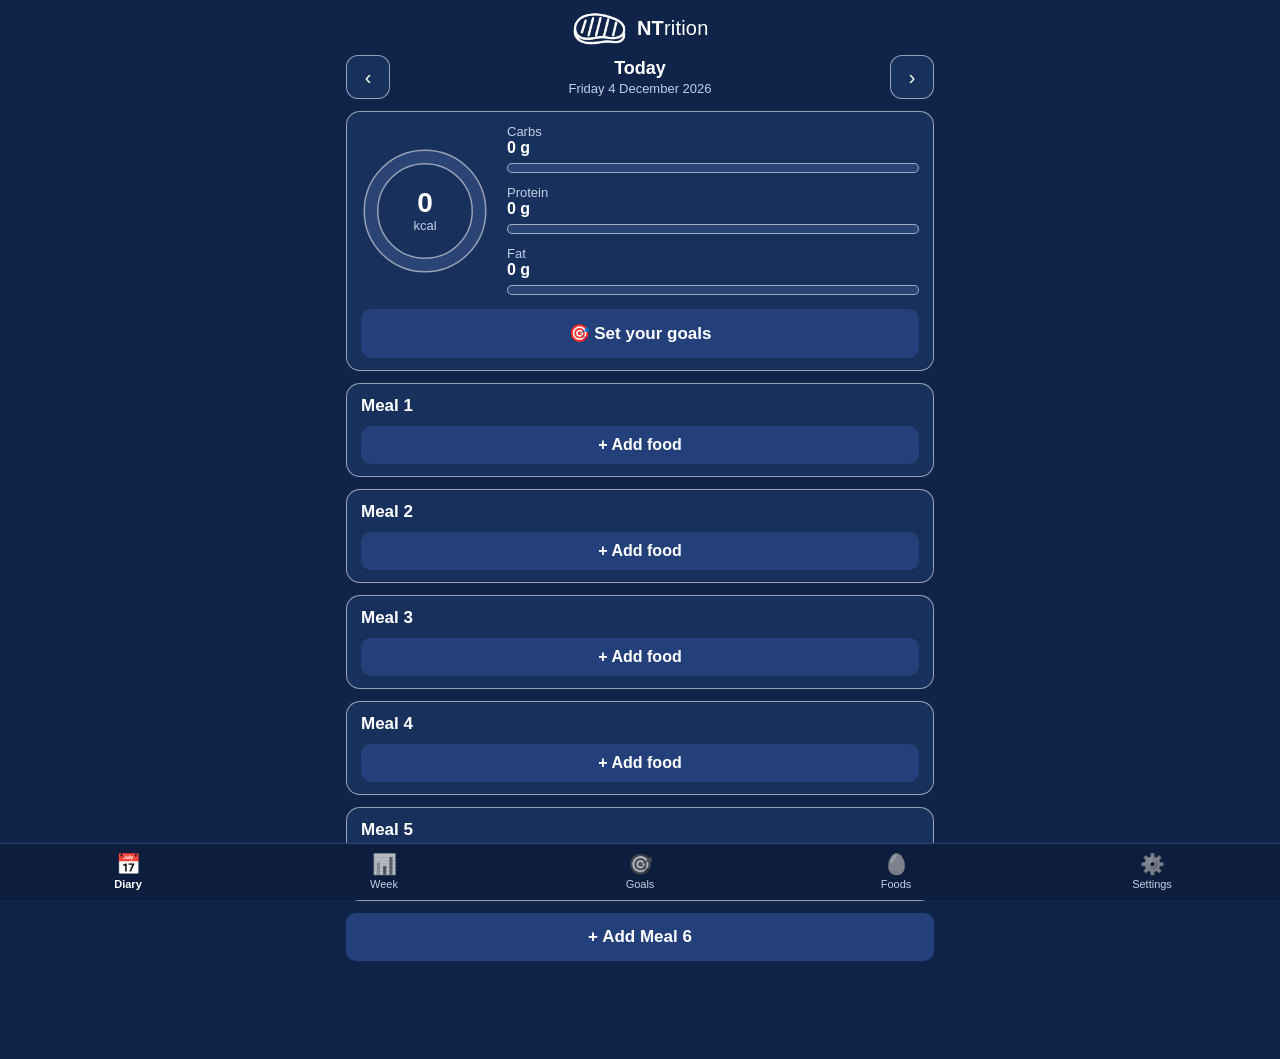
<file: index.html>
<!doctype html>
<html lang="en">
<head>
  <meta charset="utf-8">
  <meta name="viewport" content="width=device-width, initial-scale=1, viewport-fit=cover">
  <title>NTrition</title>
  <meta name="theme-color" content="#102349">
  <meta name="apple-mobile-web-app-capable" content="yes">
  <meta name="mobile-web-app-capable" content="yes">
  <meta name="apple-mobile-web-app-status-bar-style" content="black-translucent">
  <meta name="apple-mobile-web-app-title" content="NTrition">
  <link rel="manifest" href="manifest.webmanifest">
  <link rel="icon" href="icons/icon-192.png">
  <link rel="apple-touch-icon" href="icons/apple-touch-icon.png">
  <link rel="stylesheet" href="style.css">
</head>
<body>
  <main id="view"></main>

  <nav class="tabbar">
    <button data-tab="dag" class="active"><span class="ti">📅</span>Diary</button>
    <button data-tab="week"><span class="ti">📊</span>Week</button>
    <button data-tab="goals"><span class="ti">🎯</span>Goals</button>
    <button data-tab="voeding"><span class="ti">🥚</span>Foods</button>
    <button data-tab="instellingen"><span class="ti">⚙️</span>Settings</button>
  </nav>

  <div id="sheet" class="sheet hidden"></div>
  <div id="toast" class="toast hidden"></div>

  <script src="foods.js"></script>
  <script src="app.js"></script>
</body>
</html>
</file>
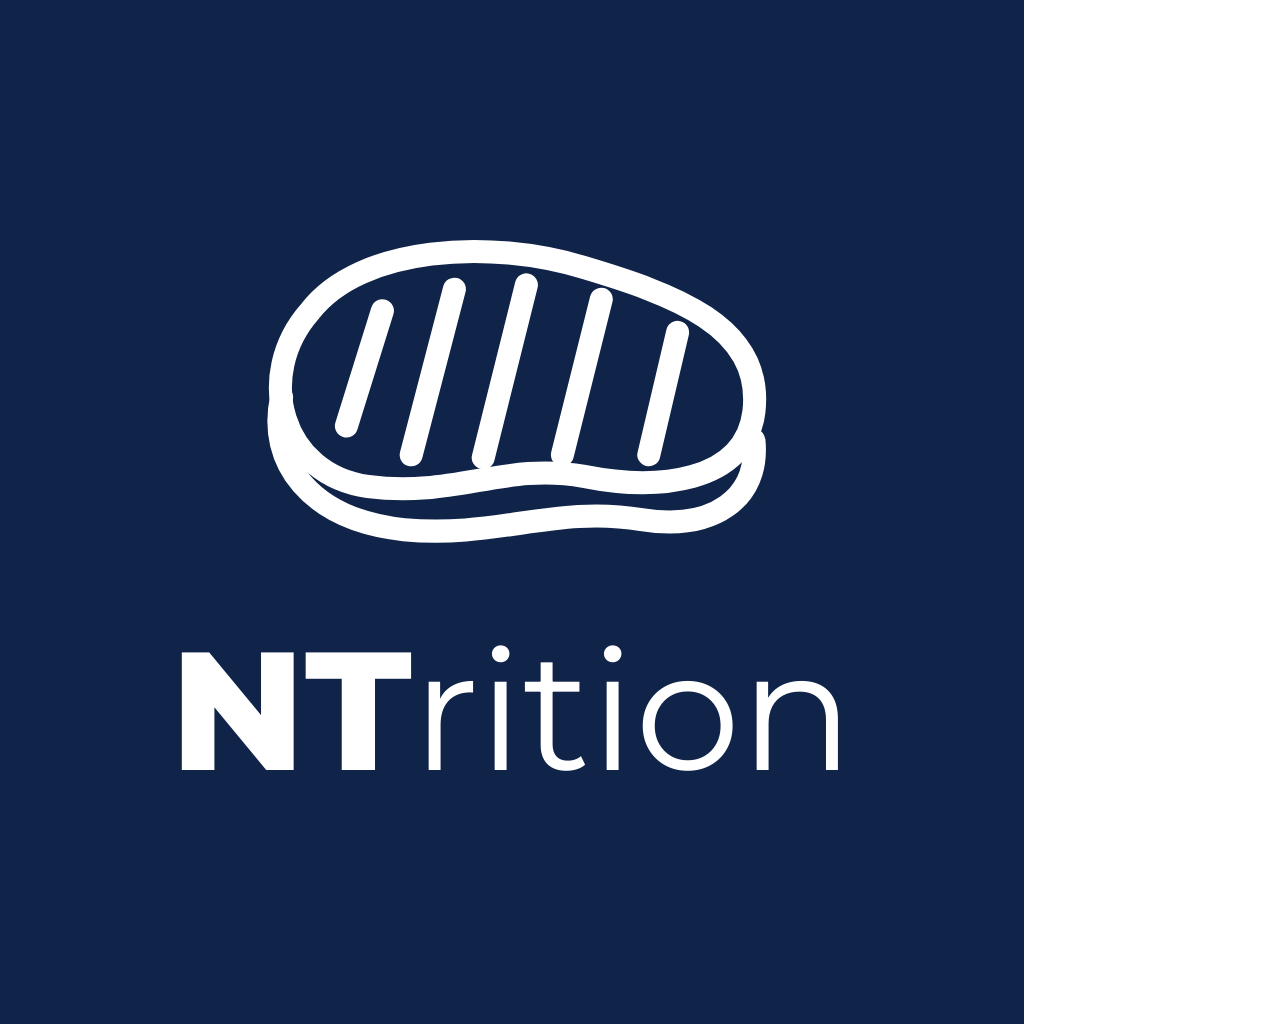
<file: icons/icon-bron.html>
<!doctype html><html><head><link href="https://fonts.googleapis.com/css2?family=Montserrat:wght@400;800&display=block" rel="stylesheet"><style>html,body{margin:0;background:transparent} svg{display:block}</style></head><body><svg id="s" xmlns="http://www.w3.org/2000/svg" viewBox="0 0 1024 1024" width="1024" height="1024"><rect width="1024" height="1024" fill="#102349"/><g id="content"><g transform="translate(512 390) scale(1.44) translate(-200 -125)"><g fill="none" stroke="#fff" stroke-width="16" stroke-linecap="round" stroke-linejoin="round"><path d="M40 130 C 30 175, 60 215, 125 222 C 190 228, 230 205, 290 215 C 340 223, 372 200, 368 160"/><path d="M60 70 C 95 25, 185 20, 250 40 C 310 58, 375 80, 368 140 C 362 190, 300 195, 250 185 C 195 175, 160 200, 100 192 C 40 184, 20 115, 60 70 Z"/><path d="M110 70 L 85 150"/><path d="M160 55 L 130 170"/><path d="M210 52 L 180 172"/><path d="M262 62 L 235 170"/><path d="M315 85 L 295 170"/></g></g><text x="512" y="770" text-anchor="middle" font-family="Montserrat, sans-serif" font-size="168" letter-spacing="0" fill="#fff"><tspan font-weight="800">NT</tspan><tspan font-weight="400" fill="#fff">rition</tspan></text></g></svg></body></html>
</file>
<file: style.css>
:root {
  /* NTrition: marineblauw met helder wit, fris en bijna klinisch */
  --bg: #102349;
  --card: #18305c;
  --text: #ffffff;
  --muted: #c3cfe6;
  --line: #2a4475;
  --accent: #8cc8ff;
  --accent-soft: #23407a;
  --danger: #ff8a80;
  --c-kcal: #8cc8ff;
  --c-carb: #f2b24c;
  --c-prot: #5fb0ff;
  --c-fat: #d18ce0;
  --over: #ff8a80;
  color-scheme: dark;
}

* { box-sizing: border-box; }
html, body { margin: 0; padding: 0; }
body {
  font-family: -apple-system, BlinkMacSystemFont, "Segoe UI", Roboto, Helvetica, Arial, sans-serif;
  background: var(--bg);
  color: var(--text);
  font-size: 16px;
  font-weight: 500;
  -webkit-font-smoothing: antialiased;
  -webkit-tap-highlight-color: transparent;
  padding-bottom: calc(70px + env(safe-area-inset-bottom));
}
button, input, select { font: inherit; color: inherit; }
button { cursor: pointer; }

#view { max-width: 640px; margin: 0 auto; padding: calc(10px + env(safe-area-inset-top)) 26px 16px; }

h1 { font-size: 22px; margin: 6px 4px 12px; }
h2 { font-size: 17px; margin: 0; }
.muted { color: var(--muted); }
.small { font-size: 13px; }

.card {
  background: var(--card);
  border-radius: 14px;
  padding: 12px 14px;
  margin-bottom: 12px;
  box-shadow: 0 1px 2px rgba(0,0,0,.05);
}

/* Datumbalk */
.datebar { display: flex; align-items: center; justify-content: space-between; margin-bottom: 12px; }
.datebar .label { text-align: center; flex: 1; position: relative; }
.datebar .label strong { display: block; font-size: 18px; }
.datebar input[type=date] { position: absolute; inset: 0; opacity: 0; width: 100%; }
.iconbtn {
  background: var(--card); border: none; border-radius: 12px;
  width: 44px; height: 44px; font-size: 20px; box-shadow: 0 1px 2px rgba(0,0,0,.05);
}

/* Totalen */
.totals .kcal-row { display: flex; justify-content: space-between; align-items: baseline; }
.totals .kcal-big { font-size: 30px; font-weight: 700; }
.bar { height: 10px; border-radius: 5px; background: var(--line); overflow: hidden; margin: 6px 0 2px; border: 1.5px solid rgba(255, 255, 255, .55); }
.bar > span { display: block; height: 100%; border-radius: 4px; }
.bar.over > span { background: var(--over) !important; }
.macros { display: grid; grid-template-columns: repeat(3, 1fr); gap: 12px; margin-top: 12px; }
.macro .name { font-size: 13px; color: var(--muted); }
.macro .val { font-weight: 600; }

/* Maaltijden */
.meal-head { display: flex; justify-content: space-between; align-items: center; gap: 8px; }
.meal-head .sum { font-size: 13px; color: var(--muted); text-align: right; }
.entries { list-style: none; margin: 8px 0 0; padding: 0; }
.entries li {
  display: flex; justify-content: space-between; align-items: center; gap: 10px;
  padding: 10px 0; border-top: 1px solid var(--line);
}
.entries li .e-name { font-weight: 500; }
.entries li .e-sub { font-size: 13px; color: var(--muted); }
.entries li .e-kcal { font-weight: 600; white-space: nowrap; }
.meal-actions { display: flex; gap: 8px; margin-top: 10px; }
.btn {
  border: none; border-radius: 10px; padding: 10px 14px; background: var(--accent-soft); color: var(--accent);
  font-weight: 600;
}
.btn.primary { background: var(--accent); color: #fff; }
.btn.danger { background: transparent; color: var(--danger); }
.btn.ghost { background: transparent; color: var(--muted); }
.btn.block { width: 100%; padding: 14px; font-size: 17px; }
.btn.grow { flex: 1; }

/* Lijsten */
.list { list-style: none; margin: 0; padding: 0; }
.list li {
  display: flex; align-items: center; justify-content: space-between; gap: 10px;
  padding: 12px 2px; border-bottom: 1px solid var(--line);
}
.list li:last-child { border-bottom: none; }
.list .f-name { font-weight: 500; }
.list .f-sub { font-size: 13px; color: var(--muted); }
.list .f-main { flex: 1; min-width: 0; }
.star { background: none; border: none; font-size: 22px; padding: 4px 6px; color: var(--muted); }
.star.on { color: #e0a800; }

.search {
  width: 100%; padding: 12px 14px; border-radius: 12px; border: 1px solid var(--line);
  background: var(--card); font-size: 17px;
}
.seg { display: flex; background: var(--line); border-radius: 10px; padding: 3px; margin: 10px 0; }
.seg button { flex: 1; border: none; background: transparent; padding: 8px; border-radius: 8px; font-size: 14px; }
.seg button.active { background: var(--card); font-weight: 600; box-shadow: 0 1px 2px rgba(0,0,0,.08); }

/* Formulieren */
label.field { display: block; margin-bottom: 12px; }
label.field span { display: block; font-size: 13px; color: var(--muted); margin-bottom: 4px; }
label.field input, label.field select {
  width: 100%; padding: 12px; border-radius: 10px; border: 1px solid var(--line); background: var(--card); font-size: 17px;
}
.row2 { display: grid; grid-template-columns: 1fr 1fr; gap: 10px; }
.preview { display: grid; grid-template-columns: repeat(4, 1fr); text-align: center; gap: 6px; margin: 10px 0 16px; }
.preview .v { font-size: 20px; font-weight: 700; }
.preview .l { font-size: 12px; color: var(--muted); }

/* Bottom sheet / volledig scherm */
.sheet {
  position: fixed; inset: 0; background: var(--bg); z-index: 20; overflow-y: auto;
  padding: calc(10px + env(safe-area-inset-top)) 26px calc(24px + env(safe-area-inset-bottom));
}
.sheet .inner { max-width: 640px; margin: 0 auto; }
.sheet-head { display: flex; align-items: center; justify-content: space-between; gap: 10px; margin-bottom: 12px; }
.sheet-head h2 { flex: 1; text-align: center; font-size: 17px; }
.sheet-head .btn { min-width: 70px; }
.hidden { display: none !important; }

/* Tabbar */
.tabbar {
  position: fixed; left: 0; right: 0; bottom: 0; z-index: 10;
  display: flex; background: var(--card); border-top: 1px solid var(--line);
  padding-bottom: env(safe-area-inset-bottom);
}
.tabbar button {
  flex: 1; border: none; background: none; padding: 8px 0 10px; font-size: 11px; color: var(--muted);
  display: flex; flex-direction: column; align-items: center; gap: 2px;
}
.tabbar button .ti { font-size: 20px; filter: grayscale(1); opacity: .7; }
.tabbar button.active { color: var(--accent); font-weight: 600; }
.tabbar button.active .ti { filter: none; opacity: 1; }

/* Week */
.week-table { width: 100%; border-collapse: collapse; font-size: 14px; }
.week-table th, .week-table td { padding: 8px 4px; text-align: right; border-bottom: 1px solid var(--line); }
.week-table th:first-child, .week-table td:first-child { text-align: left; }
.week-table tr.today td { font-weight: 700; }
.week-table tr.avg td { font-weight: 700; border-bottom: none; }
.week-table td.over { color: var(--over); }
.chart { display: flex; align-items: flex-end; gap: 8px; height: 140px; padding-top: 10px; position: relative; }
.chart .col { flex: 1; display: flex; flex-direction: column; align-items: center; height: 100%; justify-content: flex-end; }
.chart .b { width: 100%; max-width: 34px; background: var(--c-kcal); border-radius: 6px 6px 2px 2px; min-height: 2px; }
.chart .b.over { background: var(--over); }
.chart .d { font-size: 12px; color: var(--muted); margin-top: 4px; }
.chart .goal { position: absolute; left: 0; right: 0; border-top: 2px dashed var(--muted); opacity: .5; }

.toast {
  position: fixed; left: 50%; bottom: calc(84px + env(safe-area-inset-bottom)); transform: translateX(-50%);
  background: #222; color: #fff; padding: 10px 16px; border-radius: 20px; z-index: 40; font-size: 14px;
  max-width: 90vw; text-align: center;
}
.empty { text-align: center; color: var(--muted); padding: 20px 0; }
.tag { display: inline-block; font-size: 11px; padding: 1px 6px; border-radius: 6px; background: var(--accent-soft); color: var(--accent); margin-left: 6px; vertical-align: middle; }

/* Merk */
.brand { display: flex; align-items: center; justify-content: center; gap: 8px; margin: 2px 0 10px; font-size: 15px; letter-spacing: .12em; text-transform: uppercase; color: var(--accent); }
.brand img { width: 26px; height: 26px; border-radius: 7px; }
.brand b { font-weight: 700; }

/* Macro-groep */
.dom { display: inline-block; margin-top: 4px; font-size: 11px; font-weight: 600; padding: 2px 8px; border-radius: 999px; color: #fff; }
.dom-carb { background: var(--c-carb); }
.dom-protein { background: var(--c-prot); }
.dom-fat { background: var(--c-fat); }

/* Dikkere, duidelijkere witte tekst */
h1, h2, .kcal-big, .e-kcal, .macro .val, .preview .v { font-weight: 800; }
.entries li .e-name, .list .f-name { font-weight: 650; }
.btn { color: #fff; }
.btn.primary { background: #ffffff; color: #102349; }
.btn.ghost { color: var(--muted); }
.btn.danger { color: var(--danger); }
.card { box-shadow: none; border: 1.5px solid rgba(255, 255, 255, .55); }
.iconbtn { box-shadow: none; border: 1.5px solid rgba(255, 255, 255, .55); color: #fff; }
.search, label.field input, label.field select { background: #0d1d3d; color: #fff; border-color: var(--line); }
.search::placeholder, input::placeholder { color: #8fa1c4; }
.tabbar { background: #0d1d3d; border-top-color: var(--line); }
.tabbar button { color: var(--muted); }
.tabbar button.active { color: #fff; }
.seg { background: #0d1d3d; }
.seg button { color: var(--muted); }
.seg button.active { background: var(--card); color: #fff; }
.brand { color: #fff; text-transform: none; letter-spacing: .01em; font-size: 20px; font-weight: 400; gap: 10px; }
.brand img { width: auto; height: 33px; border-radius: 0; }
.brand b { font-weight: 800; }
.tag { background: var(--accent-soft); color: #fff; }
.toast { background: #fff; color: #102349; font-weight: 600; }
.dom { color: #102349; }
.dom-sm { font-size: 10px; padding: 1px 7px; margin: 0 0 0 4px; vertical-align: 2px; }

/* Rangschikking van de macro's per meal */
.ranking { margin-top: 8px; display: grid; gap: 4px; }
.rank-row { display: flex; align-items: center; gap: 8px; font-size: 13px; color: var(--muted); }
.rank-row .dot { width: 10px; height: 10px; border-radius: 50%; display: inline-block; }
.rank-row .pct { margin-left: auto; font-variant-numeric: tabular-nums; }
.rank-row.top { color: #fff; font-weight: 700; font-size: 14px; }

/* Kcal-cirkel in de dagkop */
.totals-grid { display: flex; align-items: center; gap: 18px; }
.ring { position: relative; width: 128px; height: 128px; flex: none; }
.ring svg { display: block; }
.ring-bg { fill: none; stroke: var(--line); stroke-width: 12; }
.ring-fg { fill: none; stroke-width: 12; }
.ring-bg.over { stroke: var(--over); }
.ring-text { position: absolute; inset: 0; display: flex; flex-direction: column; align-items: center; justify-content: center; text-align: center; line-height: 1.1; }
.ring-text .kcal-big { font-size: 28px; }
.macros-col { flex: 1; display: grid; gap: 10px; min-width: 0; }
.kcal-left { margin-top: 12px; text-align: center; font-weight: 700; }
.kcal-left.over { color: var(--over); }

/* Goals */
.goal-total { text-align: center; }
.split { display: flex; height: 10px; border-radius: 5px; overflow: hidden; background: var(--line); margin-top: 12px; }
.split span { display: block; height: 100%; }
.goal-cols { display: grid; grid-template-columns: repeat(3, 1fr); gap: 10px; text-align: center; }
.goal-col .gname { font-weight: 800; font-size: 17px; }
.goal-col .gpct { font-size: 30px; font-weight: 800; margin: 6px 0 8px; font-variant-numeric: tabular-nums; }
.gsel { width: 100%; padding: 12px 6px; border-radius: 12px; border: 1.2px solid var(--line); background: #0d1d3d; color: #fff; font-size: 18px; font-weight: 700; text-align: center; text-align-last: center; margin-bottom: 6px; }

/* Swipe naar links om te verwijderen */
.entries li.swipe { position: relative; overflow: hidden; padding: 0; display: block; }
.entries li.swipe .e-row {
  display: flex; justify-content: space-between; align-items: center; gap: 10px;
  padding: 10px 0; background: var(--card); position: relative; z-index: 1;
  transition: transform .2s ease; touch-action: pan-y;
}
.entries li.swipe .e-del {
  position: absolute; top: 0; right: 0; bottom: 0; width: 88px;
  border: 0; background: #e5383b; color: #fff; font-weight: 700; font-size: 15px;
}
.ring-line { fill: none; stroke: rgba(255, 255, 255, .55); stroke-width: 1.5; }
.e-kcal .e-unit { font-size: 12px; font-weight: 500; color: var(--muted); }
#view.slide-l { animation: slideL .22s ease-out; }
#view.slide-r { animation: slideR .22s ease-out; }
@keyframes slideL { from { transform: translateX(40px); opacity: .4; } to { transform: none; opacity: 1; } }
@keyframes slideR { from { transform: translateX(-40px); opacity: .4; } to { transform: none; opacity: 1; } }
#view { touch-action: pan-y; }
</file>
